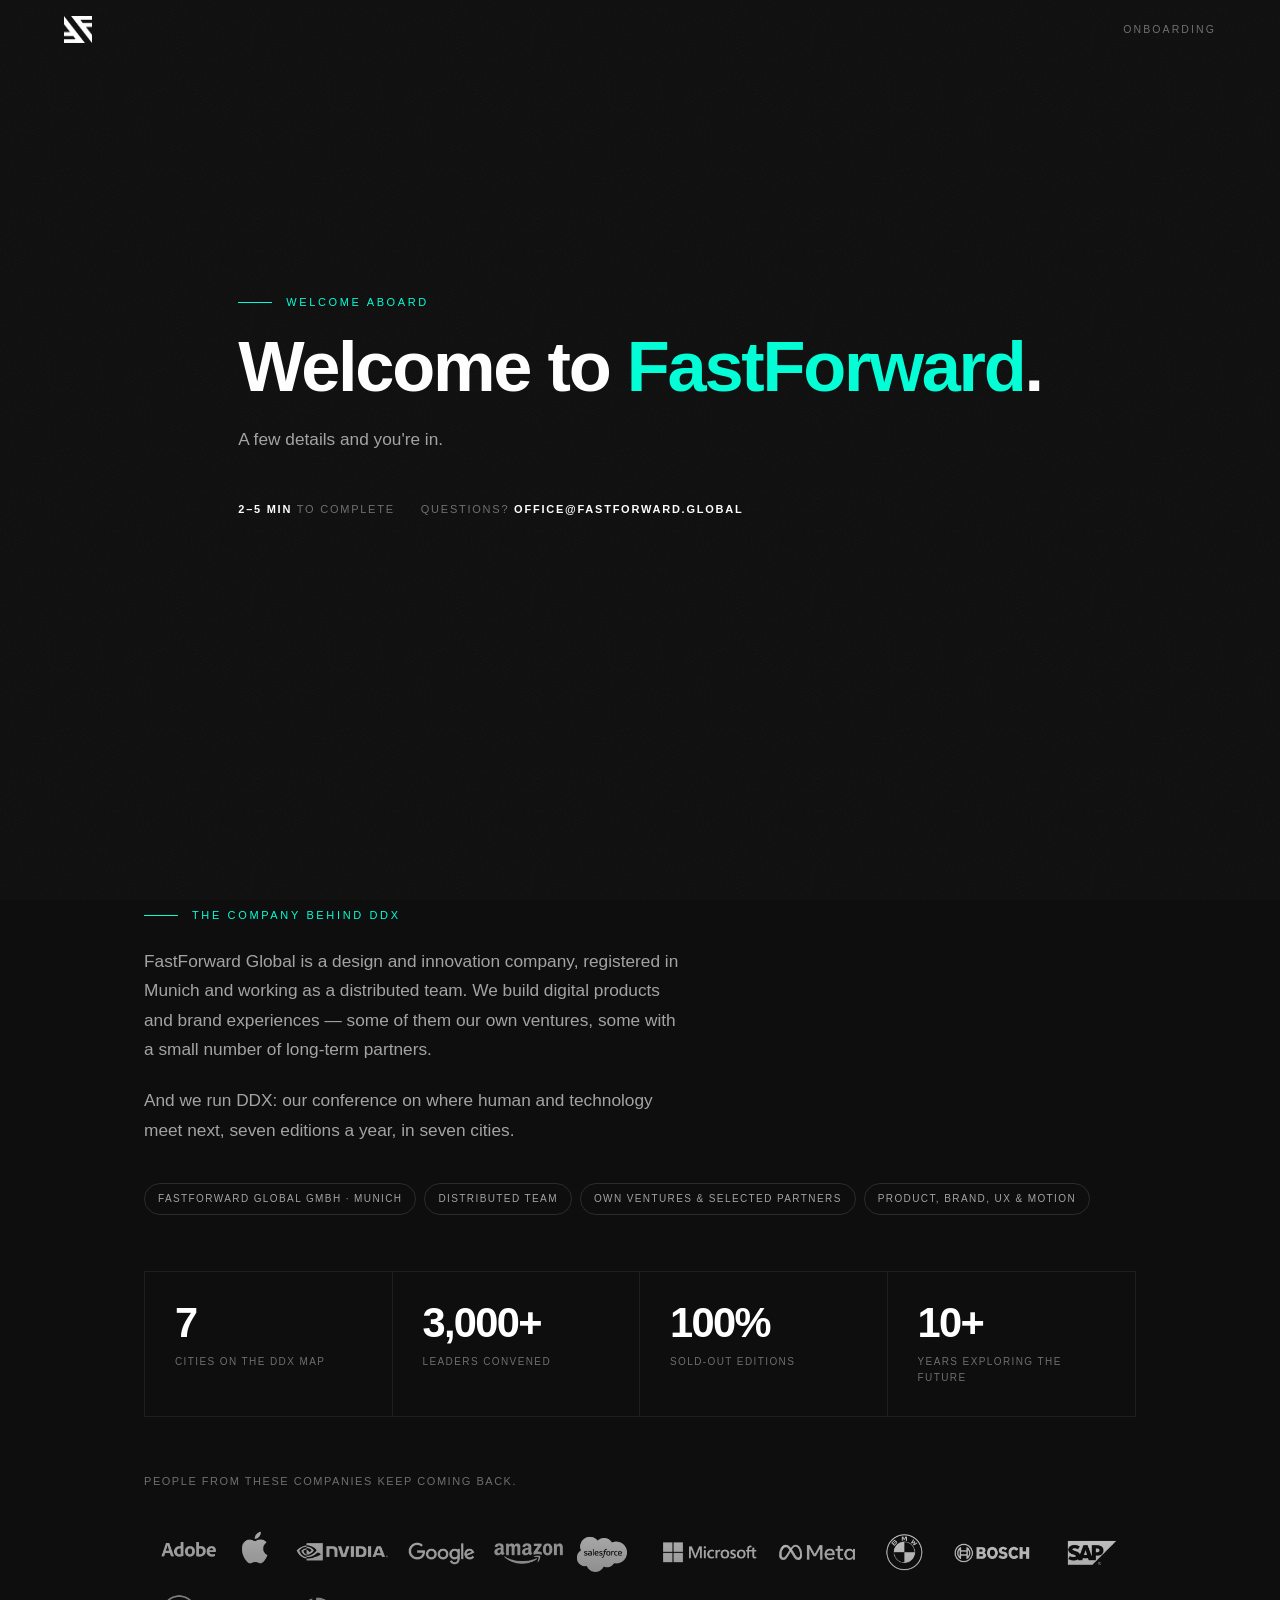
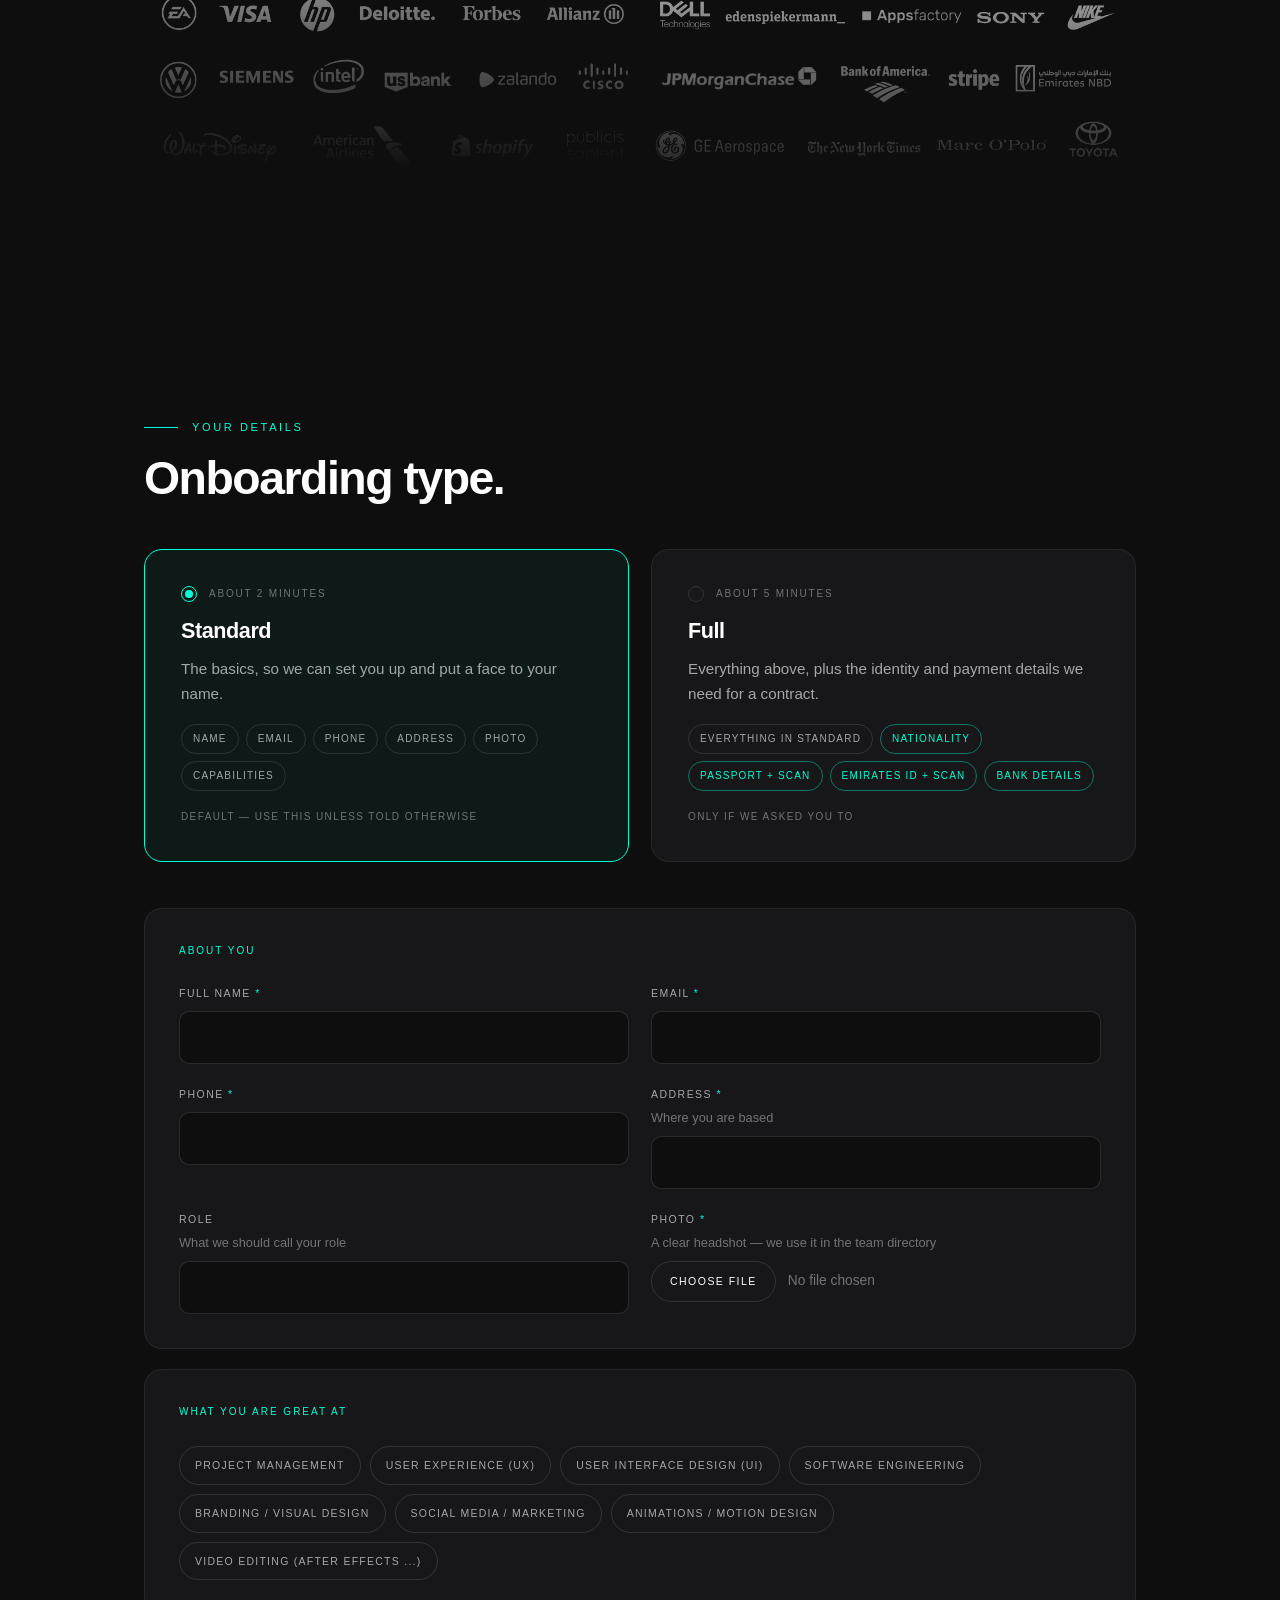
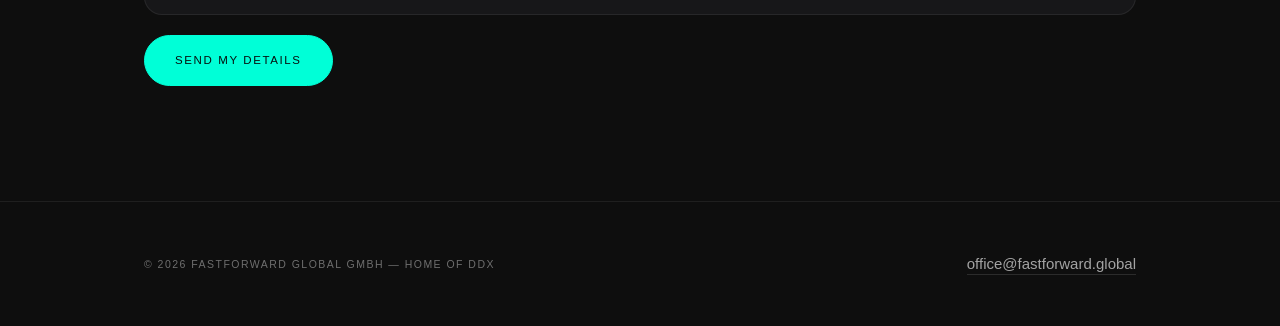
<file: onboarding/index.html>
<!DOCTYPE html>
<html lang="en">
<head>
<meta charset="utf-8">
<meta name="viewport" content="width=device-width,initial-scale=1">
<title>Welcome — FastForward Global</title>
<meta name="description" content="Onboarding for new FastForward Global and DDX team members.">
<!-- hidden page: not linked from the site, and kept out of search -->
<meta name="robots" content="noindex,nofollow,noarchive">
<meta name="theme-color" content="#0e0e0e">
<link rel="icon" href="../assets/img/favicon.ico" sizes="16x16 32x32 48x48">
<link rel="icon" type="image/png" sizes="32x32" href="../assets/img/favicon-32.png">
<link rel="apple-touch-icon" sizes="180x180" href="../assets/img/apple-touch-icon.png">
<link rel="stylesheet" href="../assets/css/onboarding.css?v=17">
<noscript><style>[data-rv]{opacity:1 !important;transform:none !important}</style></noscript>
</head>
<body>

<header class="bar" id="bar">
  <a href="https://fastforward.global" aria-label="FastForward Global"><img src="../assets/img/2Group-1410103505.png" alt="FastForward Global"></a>
  <span class="bar__tag">Onboarding</span>
</header>

<main>

<!-- ============================ HERO ============================ -->
<section class="hero">
  <div class="hero__bg" aria-hidden="true">
    <img src="../assets/img/6308cf0d598aa3d11e92d14c_grid3-1-1.jpg" alt="" decoding="async">
    <img src="../assets/img/work-team.jpg" alt="" decoding="async">
    <img src="../assets/img/work-postits.jpg" alt="" decoding="async">
    <img src="../assets/img/work-sketch.jpg" alt="" decoding="async">
  </div>
  <div class="wrap">
    <div class="eyebrow" data-rv>Welcome aboard</div>
    <h1 data-rv>Welcome to <span class="accent">FastForward</span>.</h1>
    <p class="lead" data-rv>A few details and you're in.</p>
    <div class="hero__meta" data-rv>
      <span><b>2&ndash;5 min</b> to complete</span>
      <span>Questions? <b>office@fastforward.global</b></span>
    </div>
  </div>
</section>

<!-- ============================ WHAT YOU'RE JOINING ============================ -->
<section class="section">
  <div class="wrap">
    <div class="eyebrow" data-rv>The company behind DDX</div>
    <p class="lead" data-rv>FastForward Global is a design and innovation company, registered in Munich and
      working as a distributed team. We build digital products and brand experiences &mdash; some of them our own
      ventures, some with a small number of long-term partners.</p>
    <p class="lead" data-rv>And we run DDX: our conference on where human and technology meet next,
      seven editions a year, in seven cities.</p>
    <ul class="facts" data-rv>
      <li>FastForward Global GmbH &middot; Munich</li>
      <li>Distributed team</li>
      <li>Own ventures &amp; selected partners</li>
      <li>Product, brand, UX &amp; motion</li>
    </ul>
    <div class="metrics" data-rv>
      <div class="metric"><b>7</b><span>Cities on the DDX map</span></div>
      <div class="metric"><b>3,000+</b><span>Leaders convened</span></div>
      <div class="metric"><b>100%</b><span>Sold-out editions</span></div>
      <div class="metric"><b>10+</b><span>Years exploring the future</span></div>
    </div>
    <p class="capline" data-rv>People from these companies keep coming back.</p>
    <div class="logos" data-rv>
      <img src="../assets/img/ddx-companies-a.png" alt="" loading="lazy" decoding="async">
      <img src="../assets/img/ddx-companies-b.png" alt="" loading="lazy" decoding="async">
    </div>
  </div>
</section>

<!-- ============================ THE FORM ============================ -->
<section class="section" id="form">
  <div class="wrap">
    <div class="eyebrow" data-rv>Your details</div>
    <h2 data-rv>Onboarding type.</h2>

    <div class="paths">
      <button type="button" class="path is-on" id="path-standard" data-rv aria-pressed="true">
        <span class="path__top"><span class="path__dot"></span><span class="path__time">About 2 minutes</span></span>
        <h3>Standard</h3>
        <p>The basics, so we can set you up and put a face to your name.</p>
        <ul>
          <li>Name</li><li>Email</li><li>Phone</li><li>Address</li><li>Photo</li><li>Capabilities</li>
        </ul>
        <span class="path__note">Default &mdash; use this unless told otherwise</span>
      </button>

      <button type="button" class="path path--full" id="path-full" data-rv aria-pressed="false">
        <span class="path__top"><span class="path__dot"></span><span class="path__time">About 5 minutes</span></span>
        <h3>Full</h3>
        <p>Everything above, plus the identity and payment details we need for a contract.</p>
        <ul>
          <li>Everything in standard</li>
          <li class="is-extra">Nationality</li><li class="is-extra">Passport + scan</li>
          <li class="is-extra">Emirates ID + scan</li><li class="is-extra">Bank details</li>
        </ul>
        <span class="path__note">Only if we asked you to</span>
      </button>
    </div>

    <div class="formwrap" data-rv>
    <form class="form" id="onboardform" novalidate>
      <input type="text" name="hp" id="hp" tabindex="-1" autocomplete="off" aria-hidden="true">

      <div class="form__group">
        <div class="form__legend">About you</div>
        <div class="grid">
      <div class="f">
        <label for="Name">Full name <i>*</i></label>
        <input id="Name" name="Name" type="text" required autocomplete="name">
      </div>
      <div class="f">
        <label for="Email">Email <i>*</i></label>
        <input id="Email" name="Email" type="email" required autocomplete="email">
      </div>
      <div class="f">
        <label for="Phone">Phone <i>*</i></label>
        <input id="Phone" name="Phone" type="tel" required autocomplete="tel">
      </div>
      <div class="f">
        <label for="Address (1)">Address <i>*</i></label><small>Where you are based</small>
        <input id="Address (1)" name="Address (1)" type="text" required autocomplete="street-address">
      </div>
      <div class="f">
        <label for="Role">Role</label><small>What we should call your role</small>
        <input id="Role" name="Role" type="text">
      </div>
      <div class="f">
        <label for="Picture">Photo <i>*</i></label><small>A clear headshot — we use it in the team directory</small>
        <div class="file"><input id="Picture" name="Picture" type="file" accept="image/*"><span class="file__btn">Choose file</span><span class="file__name">No file chosen</span></div>
      </div>
        </div>
      </div>

      <div class="form__group">
        <div class="form__legend">What you are great at</div>
        <div class="chips">
          <label class="chip"><input type="checkbox" name="cap" value="Project Management"><span>Project Management</span></label>
          <label class="chip"><input type="checkbox" name="cap" value="User Experience (UX)"><span>User Experience (UX)</span></label>
          <label class="chip"><input type="checkbox" name="cap" value="User Interface Design (UI)"><span>User Interface Design (UI)</span></label>
          <label class="chip"><input type="checkbox" name="cap" value="Software Engineering"><span>Software Engineering</span></label>
          <label class="chip"><input type="checkbox" name="cap" value="Branding / Visual Design"><span>Branding / Visual Design</span></label>
          <label class="chip"><input type="checkbox" name="cap" value="Social Media / Marketing"><span>Social Media / Marketing</span></label>
          <label class="chip"><input type="checkbox" name="cap" value="Animations / Motion Design"><span>Animations / Motion Design</span></label>
          <label class="chip"><input type="checkbox" name="cap" value="Video Editing (After Effects ...)"><span>Video Editing (After Effects ...)</span></label>
        </div>
      </div>

      <div class="form__group only-full">
        <div class="form__legend">Identity</div>
        <div class="grid">
      <div class="f only-full">
        <label for="Nationality">Nationality</label><small>As written in your passport</small>
        <input id="Nationality" name="Nationality" type="text">
      </div>
      <div class="f only-full">
        <label for="Passport Number">Passport number</label>
        <input id="Passport Number" name="Passport Number" type="text">
      </div>
      <div class="f only-full">
        <label for="Emirates ID Number">Emirates ID number</label><small>UAE residents only</small>
        <input id="Emirates ID Number" name="Emirates ID Number" type="text">
      </div>
      <div class="f only-full">
        <label for="Passport Scan">Passport scan</label><small>Photo page — image or PDF</small>
        <div class="file"><input id="Passport Scan" name="Passport Scan" type="file" accept="image/*,application/pdf"><span class="file__btn">Choose file</span><span class="file__name">No file chosen</span></div>
      </div>
      <div class="f only-full">
        <label for="Emirates ID Scan">Emirates ID scan</label><small>Front and back — UAE residents only</small>
        <div class="file"><input id="Emirates ID Scan" name="Emirates ID Scan" type="file" accept="image/*,application/pdf"><span class="file__btn">Choose file</span><span class="file__name">No file chosen</span></div>
      </div>
        </div>
      </div>

      <div class="form__group only-full">
        <div class="form__legend">Payment</div>
        <div class="grid">
      <div class="f only-full">
        <label for="Bank Account Holder">Account holder</label><small>Exactly as your bank has it</small>
        <input id="Bank Account Holder" name="Bank Account Holder" type="text">
      </div>
      <div class="f only-full">
        <label for="Bank Name">Bank name</label>
        <input id="Bank Name" name="Bank Name" type="text">
      </div>
      <div class="f only-full">
        <label for="IBAN / Account Number">IBAN or account number</label>
        <input id="IBAN / Account Number" name="IBAN / Account Number" type="text">
      </div>
      <div class="f only-full">
        <label for="SWIFT / BIC">SWIFT / BIC</label>
        <input id="SWIFT / BIC" name="SWIFT / BIC" type="text">
      </div>
      <div class="f only-full">
        <label for="Bank Address">Bank address</label><small>Needed for some international transfers</small>
        <input id="Bank Address" name="Bank Address" type="text">
      </div>
        </div>
      </div>

      <div class="form__foot">
        <button type="submit" class="btn btn--go" id="submit">Send my details</button>
        <p class="form__err" id="err" role="alert"></p>
      </div>
    </form>

    <div class="done" id="done" hidden>
      <div class="done__tick" aria-hidden="true">&check;</div>
      <h3>That's everything — thank you.</h3>
      <p>Your details are with us. We'll get you set up and come back to you shortly.</p>
    </div>
    </div>

</section>

</main>

<footer class="foot">
  <div class="wrap foot__in">
    <small>&copy; <span id="yr">2026</span> FastForward Global GmbH &mdash; Home of DDX</small>
    <span><a href="mailto:office@fastforward.global">office@fastforward.global</a></span>
  </div>
</footer>

<script>
(function(){
  'use strict';

  /* ------------------------------------------------------------------
     THE ONLY THING TO CONFIGURE.
     In Notion open the "FF Global Experts" database, switch to the form
     view, hit Share and copy the public link. Paste the two links here.
       standard -> the existing "Welcome Form" view
       full     -> the "Full Onboarding" view
     ------------------------------------------------------------------ */
  var FORMS = {
    standard: 'https://sgx.notion.site/2d59967f86f38084b7caf26614f6c052',
    full:     ''
  };

  var qs     = new URLSearchParams(location.search);
  var reduce = window.matchMedia('(prefers-reduced-motion: reduce)').matches;

  /* ---------- which path ---------- */
  var ENDPOINT = 'https://ff-onboarding-api.netlify.app/onboard';
  /* Stopgap: our own form cannot reach Notion until the sync is wired, so show the
     working Notion form instead. Flip this to false to go back to the native form. */
  var USE_NOTION_EMBED = false;   // our own form now syncs to Notion via the intake service
  var NOTION_FORM = 'https://sgx.notion.site/2d59967f86f38084b7caf26614f6c052';
  var form  = document.getElementById('onboardform');
  var done  = document.getElementById('done');
  var err   = document.getElementById('err');
  var btn   = document.getElementById('submit');
  var bStd  = document.getElementById('path-standard');
  var bFull = document.getElementById('path-full');
  var kind  = 'standard';

  if (USE_NOTION_EMBED) {
    var wrap = document.querySelector('.formwrap');
    form.hidden = true;
    var box = document.createElement('div');
    box.className = 'embed';
    box.innerHTML = '<iframe src="' + NOTION_FORM + '" title="Onboarding form" loading="lazy"></iframe>';
    var note = document.createElement('p');
    note.className = 'embed__note'; note.id = 'embednote';
    wrap.appendChild(box); wrap.appendChild(note);
  }

  function setKind(k){
    kind = k;
    document.body.classList.toggle('is-full', k === 'full');
    bStd.classList.toggle('is-on', k === 'standard');
    bFull.classList.toggle('is-on', k === 'full');
    bStd.setAttribute('aria-pressed', k === 'standard');
    bFull.setAttribute('aria-pressed', k === 'full');
    var en = document.getElementById('embednote');
    if (en) en.innerHTML = k === 'full'
      ? 'The form above covers your details. For the full version we also need your passport, '
        + 'Emirates ID and bank details — please send those to '
        + '<a href="mailto:office@fastforward.global">office@fastforward.global</a> and we will take it from there.'
      : '';
  }
  setKind((qs.get('full') === '1' || qs.get('form') === 'full') ? 'full' : 'standard');
  bStd.addEventListener('click', function(){ setKind('standard'); });
  bFull.addEventListener('click', function(){ setKind('full'); });

  /* show the chosen filename */
  [].forEach.call(document.querySelectorAll('.file input'), function(inp){
    inp.addEventListener('change', function(){
      var n = inp.files && inp.files[0] ? inp.files[0].name : 'No file chosen';
      inp.parentNode.querySelector('.file__name').textContent = n;
    });
  });

  /* ---------- files: shrink images before sending ---------- */
  function readAsBase64(blob){
    return new Promise(function(res, rej){
      var r = new FileReader();
      r.onload = function(){ res(String(r.result).split(',')[1]); };
      r.onerror = rej;
      r.readAsDataURL(blob);
    });
  }
  function shrink(file){
    if (!/^image\//.test(file.type)) return readAsBase64(file).then(function(d){
      return {name:file.name, type:file.type || 'application/octet-stream', data:d};
    });
    return new Promise(function(res, rej){
      var img = new Image(), url = URL.createObjectURL(file);
      img.onload = function(){
        var max = 1600, w = img.width, h = img.height;
        if (w > max || h > max) { var r = Math.min(max/w, max/h); w = Math.round(w*r); h = Math.round(h*r); }
        var c = document.createElement('canvas'); c.width = w; c.height = h;
        c.getContext('2d').drawImage(img, 0, 0, w, h);
        URL.revokeObjectURL(url);
        c.toBlob(function(blob){
          if (!blob) return rej(new Error('could not read that image'));
          readAsBase64(blob).then(function(d){
            res({name: file.name.replace(/\.[^.]+$/, '') + '.jpg', type:'image/jpeg', data:d});
          }, rej);
        }, 'image/jpeg', 0.82);
      };
      img.onerror = function(){ URL.revokeObjectURL(url); rej(new Error('could not read that image')); };
      img.src = url;
    });
  }

  function fail(msg, el){
    err.textContent = msg;
    btn.disabled = false; btn.textContent = 'Send my details';
    if (el) { el.focus(); el.scrollIntoView({block:'center', behavior:'smooth'}); }
  }

  form.addEventListener('submit', function(e){
    e.preventDefault();
    err.textContent = '';
    btn.disabled = true; btn.textContent = 'Sending…';

    var fields = {}, missing = null;
    [].forEach.call(form.querySelectorAll('input[type=text],input[type=email],input[type=tel]'), function(inp){
      if (inp.name === 'hp') return;
      if (inp.closest('.only-full') && kind !== 'full') return;
      var v = inp.value.trim();
      if (!v && inp.required && !missing) missing = inp;
      if (v) fields[inp.name] = v;
    });
    if (missing) return fail('Please fill in ' + (missing.previousElementSibling ? missing.closest('.f').querySelector('label').textContent.replace('*','').trim().toLowerCase() : 'every required field') + '.', missing);
    if (fields['Email'] && !/^[^@\s]+@[^@\s]+\.[^@\s]+$/.test(fields['Email'])) {
      return fail('That email address does not look right.', form.querySelector('#Email'));
    }

    var caps = [].map.call(form.querySelectorAll('input[name=cap]:checked'), function(c){ return c.value; });

    var jobs = [];
    [].forEach.call(form.querySelectorAll('.file input'), function(inp){
      if (inp.closest('.only-full') && kind !== 'full') return;
      var f = inp.files && inp.files[0];
      if (!f) return;
      jobs.push(shrink(f).then(function(out){ out.prop = inp.name; return out; }));
    });

    Promise.all(jobs).then(function(files){
      var total = files.reduce(function(n, f){ return n + f.data.length * 0.75; }, 0);
      if (total > 4000000) throw new Error('Those files add up to more than 4 MB. Please send smaller ones.');
      return fetch(ENDPOINT, {
        method: 'POST',
        headers: {'content-type': 'application/json'},
        body: JSON.stringify({
          onboarding: kind,
          fields: fields,
          capabilities: caps,
          files: files,
          hp: document.getElementById('hp').value
        })
      });
    }).then(function(r){
      return r.json().catch(function(){ return {}; }).then(function(j){
        if (!r.ok || !j.ok) throw new Error(j.error || 'We could not save that just now.');
        form.hidden = true; done.hidden = false;
        done.scrollIntoView({block:'center', behavior:'smooth'});
      });
    }).catch(function(e){
      var m = e && e.message ? e.message : '';
      // the backend is deployed but still waiting on its Notion key — say something
      // useful rather than showing a stranger a raw failure
      if (/not configured/i.test(m) || /Failed to fetch/i.test(m)) {
        return fail('We are still finishing the last bit of setup on our side — sorry about that. ' +
                    'Please email your details to office@fastforward.global and we will take it from ' +
                    'there, or try again a little later. Nothing you typed has been lost.');
      }
      fail(m ? m + ' You can also email office@fastforward.global.'
             : 'Something went wrong. Please email office@fastforward.global.');
    });
  });

  /* ---------- chrome ---------- */
  document.getElementById('yr').textContent = new Date().getFullYear();
  var bar = document.getElementById('bar'), ticking = false;
  function frame(){ ticking = false; bar.classList.toggle('is-stuck', window.scrollY > 24); }
  window.addEventListener('scroll', function(){
    if (!ticking) { ticking = true; requestAnimationFrame(frame); }
  }, {passive:true});
  frame();

  /* ---------- reveal, one cascade per section ---------- */
  if (!reduce && 'IntersectionObserver' in window) {
    [].forEach.call(document.querySelectorAll('section'), function(sec){
      var n = 0;
      [].forEach.call(sec.querySelectorAll('[data-rv]'), function(el){ el.style.setProperty('--n', n++); });
    });
    var io = new IntersectionObserver(function(entries){
      entries.forEach(function(e){
        if (e.isIntersecting) { e.target.classList.add('is-in'); io.unobserve(e.target); }
      });
    }, {rootMargin:'0px 0px -8% 0px', threshold:.08});
    [].forEach.call(document.querySelectorAll('[data-rv]'), function(el){ io.observe(el); });
  } else {
    [].forEach.call(document.querySelectorAll('[data-rv]'), function(el){ el.classList.add('is-in'); });
  }
})();
</script>

</body>
</html>
</file>
<file: assets/css/onboarding.css>
/* ============================================================
   ONBOARDING — hidden page at /onboarding/.
   Self-contained on purpose: it reuses the brand tokens but not
   style.css, so landing-page changes can never break the form.
   ============================================================ */
:root{
  --bg:#0E0E0E; --bg-lift:#151517; --bg-card:#171719;
  --line:rgba(255,255,255,.12); --line-soft:rgba(255,255,255,.07);
  --ink:#FFFFFF; --ink-mid:rgba(255,255,255,.62); --ink-low:rgba(255,255,255,.40);
  --accent:#00FFD7; --accent-dim:rgba(0,255,215,.14); --on-accent:#06110f;
  --display:"Helvetica Neue",Helvetica,Arial,sans-serif;
  --label:"Helvetica Neue",Helvetica,Arial,sans-serif;
  --gut:clamp(20px,5vw,72px); --maxw:1120px;
  --ease:cubic-bezier(.22,1,.36,1);
}
*{box-sizing:border-box}
html{-webkit-text-size-adjust:100%;scroll-behavior:smooth}
body{
  margin:0;background:var(--bg);color:var(--ink);
  font-family:var(--display);font-size:clamp(15px,1.05vw,17px);line-height:1.6;
  -webkit-font-smoothing:antialiased;overflow-x:hidden;
}
body::after{
  content:"";position:fixed;inset:0;pointer-events:none;z-index:60;opacity:.045;
  background-image:url("data:image/svg+xml,%3Csvg xmlns='http://www.w3.org/2000/svg' width='140' height='140'%3E%3Cfilter id='n'%3E%3CfeTurbulence type='fractalNoise' baseFrequency='.85' numOctaves='3'/%3E%3C/filter%3E%3Crect width='140' height='140' filter='url(%23n)'/%3E%3C/svg%3E");
}
a{color:inherit}
.wrap{max-width:var(--maxw);margin-inline:auto;padding-inline:var(--gut)}
.section{padding-block:clamp(56px,9vw,120px);position:relative}

.eyebrow{
  font-family:var(--label);font-size:11px;letter-spacing:.24em;text-transform:uppercase;
  color:var(--accent);display:flex;align-items:center;gap:14px;margin-bottom:18px;
}
.eyebrow::before{content:"";width:34px;height:1px;background:var(--accent);flex:0 0 auto}
h1,h2,h3{margin:0;font-weight:650;letter-spacing:-.032em;line-height:1.05;text-wrap:pretty}
h1{font-size:clamp(2.2rem,5.6vw,4.4rem)}
h2{font-size:clamp(1.7rem,3.8vw,2.9rem)}
h3{font-size:clamp(1.1rem,1.7vw,1.35rem);letter-spacing:-.02em;line-height:1.2}
p{margin:0}
.lead{margin-top:22px;color:var(--ink-mid);font-size:clamp(1rem,1.35vw,1.16rem);max-width:56ch;line-height:1.7}

/* ---------- top bar ---------- */
.bar{
  position:fixed;top:0;left:0;right:0;z-index:50;
  display:flex;align-items:center;justify-content:space-between;
  padding:16px var(--gut);background:#0E0E0E;
  border-bottom:1px solid transparent;transition:border-color .4s;
}
.bar.is-stuck{border-bottom-color:var(--line-soft)}
.bar img{width:28px;height:auto;display:block}
.bar__tag{font-family:var(--label);font-size:10.5px;letter-spacing:.2em;text-transform:uppercase;color:var(--ink-low)}

/* ---------- hero ---------- */
.hero{
  min-height:88svh;display:flex;flex-direction:column;justify-content:center;
  padding-top:110px;padding-bottom:clamp(40px,7vw,90px);position:relative;overflow:hidden;
}
.hero__bg{position:absolute;inset:-10% 0;z-index:0;pointer-events:none}
.hero__bg img{
  position:absolute;inset:0;width:100%;height:100%;object-fit:cover;
  opacity:0;filter:grayscale(.55) brightness(.3);animation:seq 28s cubic-bezier(.4,0,.2,1) infinite, kenburns 28s linear infinite;
}
.hero__bg img:nth-child(1){animation-delay:0s}
.hero__bg img:nth-child(2){animation-delay:7s}
.hero__bg img:nth-child(3){animation-delay:14s}
.hero__bg img:nth-child(4){animation-delay:21s}
@keyframes seq{0%,22%{opacity:1}30%,100%{opacity:0}}
/* the scale resets at 30%, by which point the still is already invisible */
@keyframes kenburns{0%{transform:scale(1.02)}30%{transform:scale(1.16)}30.01%,100%{transform:scale(1.02)}}
.hero::after{
  content:"";position:absolute;inset:0;z-index:1;pointer-events:none;
  background:linear-gradient(180deg,rgba(14,14,14,.55) 0%,rgba(14,14,14,.15) 38%,rgba(14,14,14,1) 100%);
}
.hero .wrap{position:relative;z-index:2}
.hero h1 .accent{color:var(--accent)}
.hero__meta{
  margin-top:clamp(30px,4vw,46px);display:flex;flex-wrap:wrap;gap:10px 26px;
  font-family:var(--label);font-size:11px;letter-spacing:.16em;text-transform:uppercase;color:var(--ink-low);
}
.hero__meta b{color:var(--ink);font-weight:600}

/* ---------- numbers ---------- */
.metrics{
  display:grid;grid-template-columns:repeat(4,1fr);
  border:1px solid var(--line-soft);margin-top:clamp(34px,5vw,56px);
}
.metric{padding:clamp(18px,2.6vw,30px);border-right:1px solid var(--line-soft)}
.metric:last-child{border-right:0}
.metric b{display:block;font-size:clamp(1.5rem,3.4vw,2.6rem);font-weight:650;letter-spacing:-.04em;line-height:1}
.metric span{
  display:block;margin-top:10px;font-family:var(--label);font-size:10px;letter-spacing:.14em;
  text-transform:uppercase;color:var(--ink-low);line-height:1.6;
}
@media(max-width:720px){
  .metrics{grid-template-columns:repeat(2,1fr)}
  .metric:nth-child(2){border-right:0}
  .metric:nth-child(1),.metric:nth-child(2){border-bottom:1px solid var(--line-soft)}
}

.facts{
  list-style:none;margin:clamp(26px,3.4vw,38px) 0 0;padding:0;
  display:flex;flex-wrap:wrap;gap:8px;
}
.facts li{
  font-family:var(--label);font-size:10px;letter-spacing:.14em;text-transform:uppercase;
  color:var(--ink-mid);border:1px solid var(--line);border-radius:999px;padding:7px 13px;
}

/* ---------- logo wall ---------- */
.capline{
  margin-top:clamp(34px,5vw,56px);font-family:var(--label);font-size:11px;letter-spacing:.14em;
  text-transform:uppercase;color:var(--ink-low);
}
.capline + .logos{margin-top:clamp(16px,2vw,24px)}
.logos{display:grid;grid-template-columns:1fr 1fr;gap:0;margin-top:clamp(28px,4vw,44px)}
.logos img{width:100%;height:auto;display:block;opacity:.8}
@media(max-width:720px){.logos{grid-template-columns:1fr}}

/* ---------- steps ---------- */
.steps{display:grid;grid-template-columns:repeat(4,1fr);gap:clamp(14px,2vw,22px);margin-top:clamp(34px,5vw,56px)}
@media(max-width:860px){.steps{grid-template-columns:repeat(2,1fr)}}
@media(max-width:520px){.steps{grid-template-columns:1fr}}
.step{padding:clamp(22px,2.6vw,30px);border:1px solid var(--line-soft);border-radius:16px;background:var(--bg-card)}
.step b{
  display:block;font-family:var(--label);font-size:10px;letter-spacing:.2em;
  text-transform:uppercase;color:var(--accent);margin-bottom:16px;
}
.step p{margin-top:10px;color:var(--ink-mid);font-size:.95rem;line-height:1.65}

/* ---------- path picker ---------- */
.paths{display:grid;grid-template-columns:1fr 1fr;gap:clamp(14px,2vw,22px);margin-top:clamp(30px,4vw,46px)}
@media(max-width:820px){.paths{grid-template-columns:1fr}}
.path{
  text-align:left;font:inherit;color:inherit;cursor:pointer;
  padding:clamp(24px,3vw,36px);border:1px solid var(--line-soft);border-radius:18px;
  background:var(--bg-card);display:flex;flex-direction:column;align-items:flex-start;
  transition:border-color .4s var(--ease),background .4s var(--ease),transform .4s var(--ease);
}
.path:hover{border-color:rgba(0,255,215,.35);background:var(--bg-lift);transform:translateY(-3px)}
.path.is-on{border-color:var(--accent);background:rgba(0,255,215,.05)}
.path__top{display:flex;align-items:center;gap:12px;margin-bottom:16px}
.path__dot{
  width:16px;height:16px;border-radius:50%;border:1px solid var(--line);flex:0 0 auto;
  display:grid;place-items:center;transition:border-color .3s;
}
.path.is-on .path__dot{border-color:var(--accent)}
.path__dot::after{content:"";width:8px;height:8px;border-radius:50%;background:var(--accent);transform:scale(0);transition:transform .3s var(--ease)}
.path.is-on .path__dot::after{transform:scale(1)}
.path__time{font-family:var(--label);font-size:10px;letter-spacing:.18em;text-transform:uppercase;color:var(--ink-low)}
.path p{margin-top:12px;color:var(--ink-mid);font-size:.95rem;line-height:1.65}
.path ul{margin:18px 0 0;padding:0;list-style:none;display:flex;flex-wrap:wrap;gap:7px}
.path li{
  font-family:var(--label);font-size:10px;letter-spacing:.12em;text-transform:uppercase;
  color:var(--ink-mid);border:1px solid var(--line);border-radius:999px;padding:6px 11px;
}
.path--full li.is-extra{border-color:rgba(0,255,215,.4);color:var(--accent)}
.path__note{margin-top:18px;font-family:var(--label);font-size:10px;letter-spacing:.14em;text-transform:uppercase;color:var(--ink-low)}

/* ---------- the form ---------- */
.formwrap{margin-top:clamp(28px,4vw,46px)}
.formcard{
  border:1px solid var(--line-soft);border-radius:18px;overflow:hidden;background:#fff;
  min-height:620px;position:relative;
}
.formcard iframe{display:block;width:100%;height:1100px;border:0;background:#fff}
.formcard__empty{
  display:grid;place-items:center;min-height:420px;background:var(--bg-card);
  padding:40px;text-align:center;color:var(--ink-mid);
}
.formcard__empty code{
  display:inline-block;margin-top:12px;font-size:.85rem;color:var(--accent);
  background:rgba(0,255,215,.08);padding:4px 9px;border-radius:6px;
}
.formbar{
  display:flex;flex-wrap:wrap;align-items:center;justify-content:space-between;gap:14px;
  margin-bottom:16px;
}
.formbar__which{font-family:var(--label);font-size:11px;letter-spacing:.18em;text-transform:uppercase;color:var(--ink-low)}
.formbar__which b{color:var(--accent);font-weight:600}
.btn{
  display:inline-flex;align-items:center;gap:10px;text-decoration:none;cursor:pointer;font:inherit;
  font-family:var(--label);font-size:11px;letter-spacing:.14em;text-transform:uppercase;
  border:1px solid var(--line);border-radius:999px;padding:11px 22px;color:var(--ink);background:transparent;
  transition:border-color .3s,color .3s,background .3s;
}
.btn:hover{background:var(--accent);border-color:var(--accent);color:var(--on-accent)}

/* ---------- privacy note ---------- */
.note{
  margin-top:clamp(26px,3.4vw,40px);padding:clamp(20px,2.6vw,28px);
  border:1px solid var(--line-soft);border-radius:16px;background:var(--bg-card);
  color:var(--ink-mid);font-size:.92rem;line-height:1.7;max-width:70ch;
}
.note b{color:var(--ink);font-weight:600}

/* ---------- foot ---------- */
.foot{border-top:1px solid var(--line-soft);padding:clamp(30px,4vw,50px) 0}
.foot__in{display:flex;flex-wrap:wrap;gap:16px 30px;align-items:center;justify-content:space-between}
.foot a{color:var(--ink-mid);text-decoration:none;border-bottom:1px solid var(--line);padding-bottom:2px}
.foot a:hover{color:var(--accent);border-color:var(--accent)}
.foot small{color:var(--ink-low);font-family:var(--label);font-size:10.5px;letter-spacing:.14em;text-transform:uppercase}

/* ---------- reveal ---------- */
[data-rv]{opacity:0;transform:translateY(18px);transition:opacity .85s var(--ease),transform .95s var(--ease);transition-delay:calc(var(--n,0) * .07s)}
[data-rv].is-in{opacity:1;transform:none}
@media(prefers-reduced-motion:reduce){
  [data-rv]{opacity:1 !important;transform:none !important}
  .hero__bg img{animation:none;opacity:0}
  .hero__bg img:nth-child(1){opacity:1}
  html{scroll-behavior:auto}
}

/* ============================================================
   THE FORM — native fields posting to the intake function.
   Full-only groups are revealed by `body.is-full`, set by the path picker.
   ============================================================ */
.only-full{display:none}
body.is-full .only-full{display:block}
body.is-full .grid .only-full{display:flex}

.form{margin:0}
#hp{position:absolute;left:-9999px;width:1px;height:1px;opacity:0;pointer-events:none}
.form__group{
  padding:clamp(22px,3vw,34px);border:1px solid var(--line-soft);border-radius:18px;
  background:var(--bg-card);margin-bottom:clamp(14px,2vw,20px);
}
.form__legend{
  font-family:var(--label);font-size:10px;letter-spacing:.2em;text-transform:uppercase;
  color:var(--accent);margin-bottom:clamp(18px,2.4vw,26px);
}
.grid{display:grid;grid-template-columns:1fr 1fr;gap:clamp(14px,2vw,22px)}
@media(max-width:720px){.grid{grid-template-columns:1fr}}
.f{display:flex;flex-direction:column;min-width:0}
.f label{
  font-family:var(--label);font-size:10.5px;letter-spacing:.14em;text-transform:uppercase;
  color:var(--ink-mid);margin-bottom:9px;
}
.f label i{color:var(--accent);font-style:normal}
.f small{
  display:block;margin:-4px 0 9px;font-size:.8rem;color:var(--ink-low);
  letter-spacing:0;text-transform:none;line-height:1.5;
}
.f input[type=text],.f input[type=email],.f input[type=tel]{
  font:inherit;font-size:.98rem;color:var(--ink);background:var(--bg);width:100%;
  border:1px solid var(--line);border-radius:10px;padding:13px 15px;
  transition:border-color .25s,background .25s;
}
.f input:focus{outline:none;border-color:var(--accent);background:#101012}
.f input::placeholder{color:var(--ink-low)}

/* file input dressed as a button */
.file{position:relative;display:flex;align-items:center;gap:12px;flex-wrap:wrap}
.file input{position:absolute;inset:0;opacity:0;width:100%;height:100%;cursor:pointer}
.file__btn{
  font-family:var(--label);font-size:10.5px;letter-spacing:.14em;text-transform:uppercase;
  border:1px solid var(--line);border-radius:999px;padding:11px 18px;color:var(--ink);
  transition:border-color .25s,color .25s;
}
.file input:focus + .file__btn,.file:hover .file__btn{border-color:var(--accent);color:var(--accent)}
.file__name{font-size:.86rem;color:var(--ink-low);min-width:0;overflow-wrap:anywhere}

/* capability chips */
.chips{display:flex;flex-wrap:wrap;gap:9px}
.chip{position:relative;cursor:pointer}
.chip input{position:absolute;opacity:0;width:0;height:0}
.chip span{
  display:inline-block;font-family:var(--label);font-size:10.5px;letter-spacing:.12em;
  text-transform:uppercase;color:var(--ink-mid);border:1px solid var(--line);
  border-radius:999px;padding:10px 15px;transition:border-color .25s,color .25s,background .25s;
}
.chip:hover span{border-color:rgba(0,255,215,.4);color:var(--ink)}
.chip input:checked + span{border-color:var(--accent);color:var(--accent);background:rgba(0,255,215,.07)}
.chip input:focus-visible + span{outline:2px solid var(--accent);outline-offset:2px}

.form__foot{display:flex;flex-wrap:wrap;align-items:center;gap:16px 20px;margin-top:clamp(6px,1vw,10px)}
.btn--go{
  background:var(--accent);border-color:var(--accent);color:var(--on-accent);
  padding:15px 30px;font-size:11.5px;
}
.btn--go:hover{background:#fff;border-color:#fff;color:var(--on-accent)}
.btn--go:disabled{opacity:.55;cursor:default}
.form__err{color:#ff8b7a;font-size:.9rem;line-height:1.55;margin:0;max-width:52ch}

/* thank-you state */
.done{
  padding:clamp(34px,5vw,56px);border:1px solid rgba(0,255,215,.3);border-radius:18px;
  background:rgba(0,255,215,.05);text-align:center;
}
.done__tick{
  width:52px;height:52px;margin:0 auto 20px;border-radius:50%;display:grid;place-items:center;
  background:var(--accent);color:var(--on-accent);font-size:26px;line-height:1;
}
.done p{margin-top:12px;color:var(--ink-mid);max-width:46ch;margin-inline:auto}


/* embedded Notion form — stopgap while our own intake is not yet syncing */
.embed{border:1px solid var(--line-soft);border-radius:18px;overflow:hidden;background:#fff}
.embed iframe{display:block;width:100%;height:1150px;border:0;background:#fff}
.embed__note{
  margin:18px 0 0;color:var(--ink-mid);font-size:.95rem;line-height:1.7;max-width:60ch;
}
.embed__note a{color:var(--accent)}
</file>
